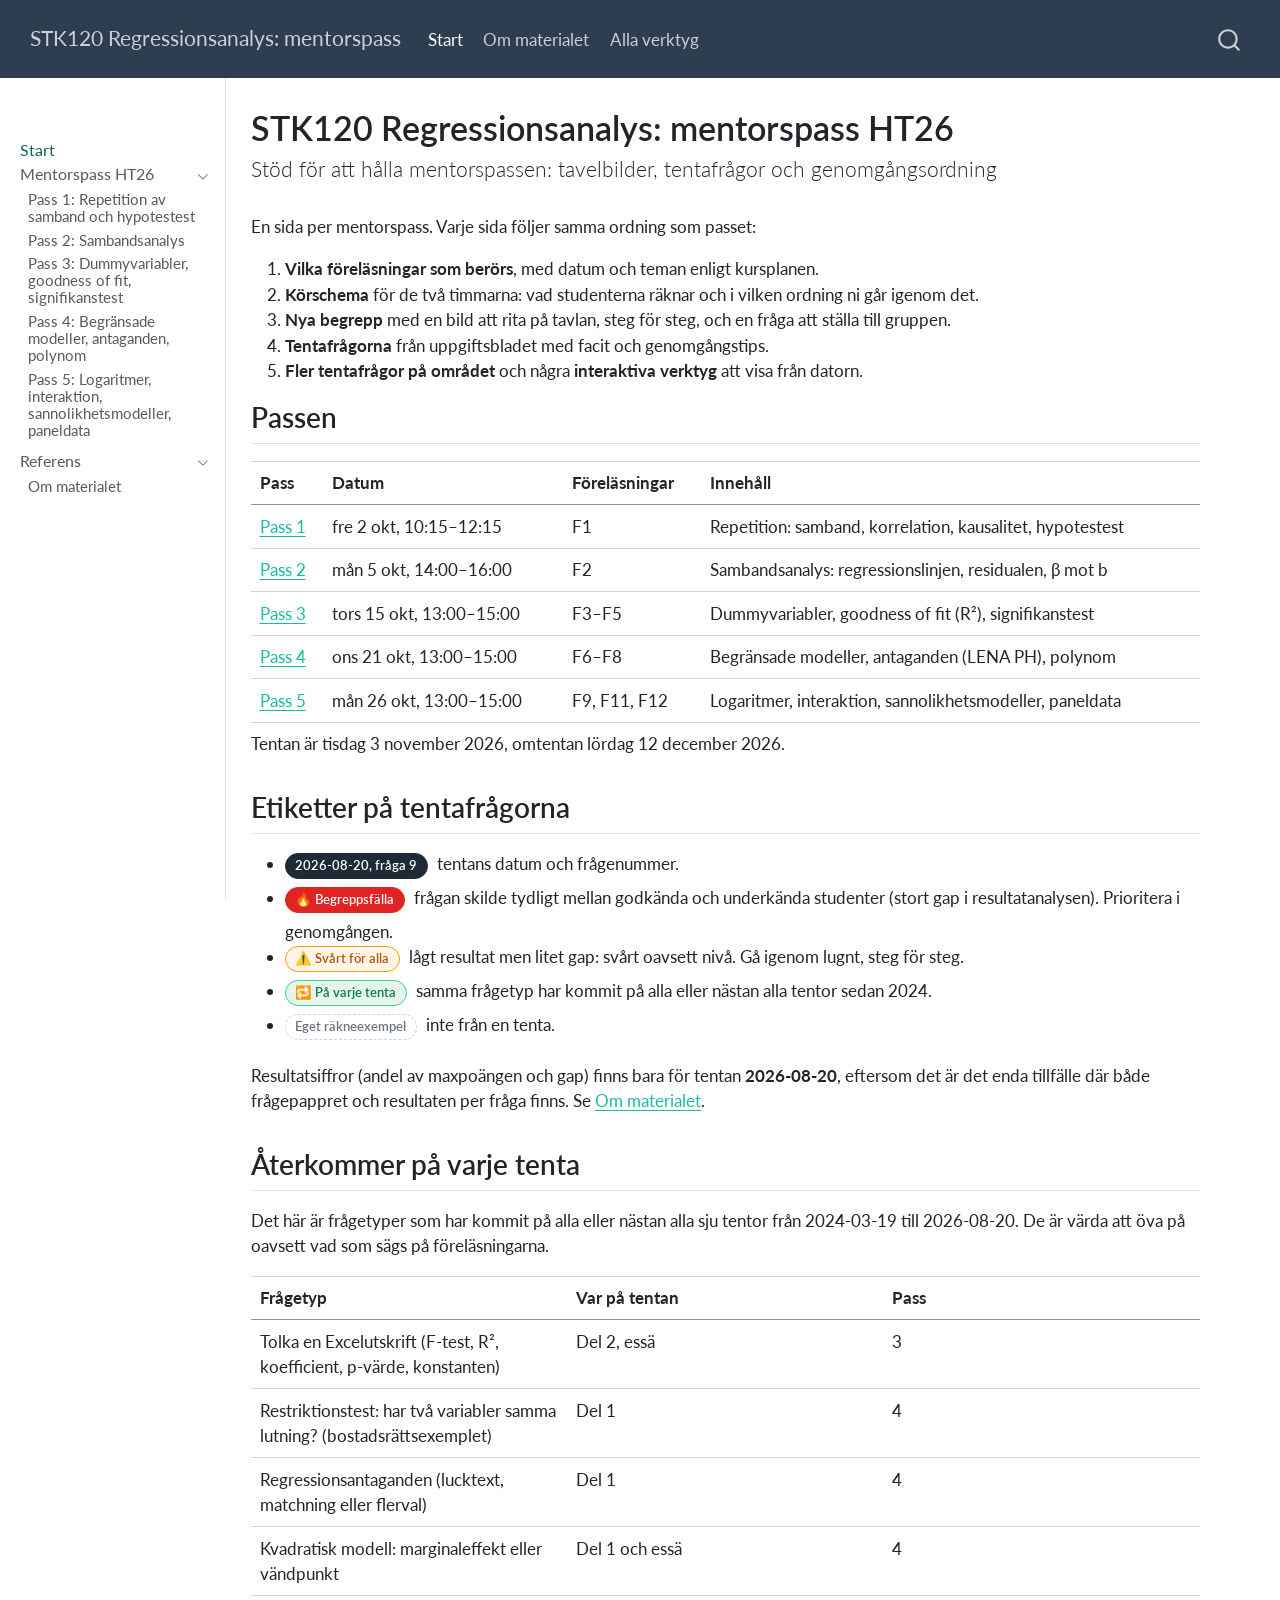
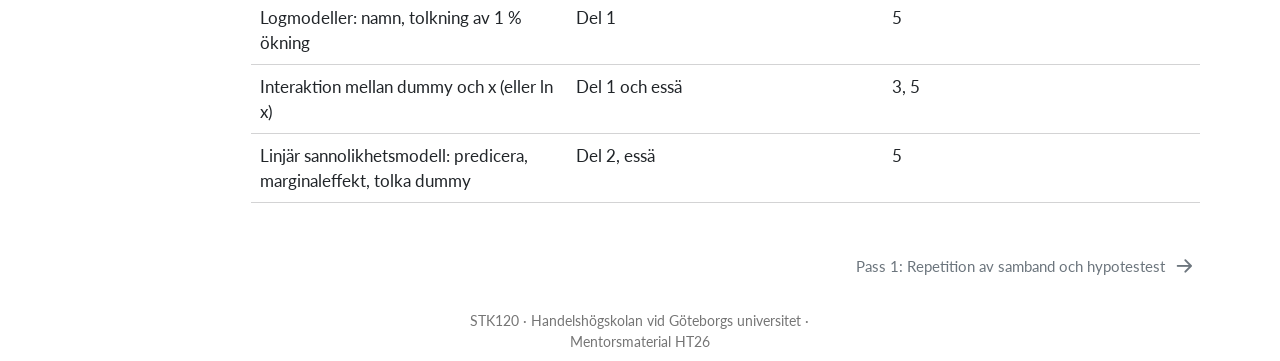
<file: index.html>
<!DOCTYPE html>
<html xmlns="http://www.w3.org/1999/xhtml" lang="sv" xml:lang="sv"><head>

<meta charset="utf-8">
<meta name="generator" content="quarto-1.9.37">

<meta name="viewport" content="width=device-width, initial-scale=1.0, user-scalable=yes">


<title>STK120 Regressionsanalys: mentorspass HT26 – STK120 Regressionsanalys: mentorspass</title>
<style>
/* Default styles provided by pandoc.
** See https://pandoc.org/MANUAL.html#variables-for-html for config info.
*/
code{white-space: pre-wrap;}
span.smallcaps{font-variant: small-caps;}
div.columns{display: flex; gap: min(4vw, 1.5em);}
div.column{flex: auto; overflow-x: auto;}
div.hanging-indent{margin-left: 1.5em; text-indent: -1.5em;}
ul.task-list{list-style: none;}
ul.task-list li input[type="checkbox"] {
  width: 0.8em;
  margin: 0 0.8em 0.2em -1em; /* quarto-specific, see https://github.com/quarto-dev/quarto-cli/issues/4556 */ 
  vertical-align: middle;
}
</style>


<script src="site_libs/quarto-nav/quarto-nav.js"></script>
<script src="site_libs/quarto-nav/headroom.min.js"></script>
<script src="site_libs/clipboard/clipboard.min.js"></script>
<script src="site_libs/quarto-search/autocomplete.umd.js"></script>
<script src="site_libs/quarto-search/fuse.min.js"></script>
<script src="site_libs/quarto-search/quarto-search.js"></script>
<meta name="quarto:offset" content="./">
<link href="./pass1.html" rel="next">
<script src="site_libs/quarto-html/quarto.js" type="module"></script>
<script src="site_libs/quarto-html/tabsets/tabsets.js" type="module"></script>
<script src="site_libs/quarto-html/popper.min.js"></script>
<script src="site_libs/quarto-html/tippy.umd.min.js"></script>
<script src="site_libs/quarto-html/anchor.min.js"></script>
<link href="site_libs/quarto-html/tippy.css" rel="stylesheet">
<link href="site_libs/quarto-html/quarto-syntax-highlighting-7f8f88aac4f3542376d5c11b86a4c14d.css" rel="stylesheet" id="quarto-text-highlighting-styles">
<script src="site_libs/bootstrap/bootstrap.min.js"></script>
<link href="site_libs/bootstrap/bootstrap-icons.css" rel="stylesheet">
<link href="site_libs/bootstrap/bootstrap-a06d91ce84fd25668039cca5222332b2.min.css" rel="stylesheet" append-hash="true" id="quarto-bootstrap" data-mode="light">
<script id="quarto-search-options" type="application/json">{
  "location": "navbar",
  "copy-button": false,
  "collapse-after": 3,
  "panel-placement": "end",
  "type": "overlay",
  "limit": 50,
  "keyboard-shortcut": [
    "f",
    "/",
    "s"
  ],
  "show-item-context": false,
  "language": {
    "search-no-results-text": "Inget resultat",
    "search-matching-documents-text": "matchande dokument",
    "search-copy-link-title": "Kopiera länk för att söka",
    "search-hide-matches-text": "Göm ytterligare resultat",
    "search-more-match-text": "annat resultat i detta dokument",
    "search-more-matches-text": "fler resultat i detta dokument",
    "search-clear-button-title": "Rensa",
    "search-text-placeholder": "",
    "search-detached-cancel-button-title": "Avbryt",
    "search-submit-button-title": "Verkställ",
    "search-label": "Sök"
  }
}</script>


<link rel="stylesheet" href="custom.css">
</head>

<body class="nav-sidebar docked nav-fixed fullcontent quarto-light">

<div id="quarto-search-results"></div>
  <header id="quarto-header" class="headroom fixed-top">
    <nav class="navbar navbar-expand-lg " data-bs-theme="dark">
      <div class="navbar-container container-fluid">
      <div class="navbar-brand-container mx-auto">
    <a class="navbar-brand" href="./index.html">
    <span class="navbar-title">STK120 Regressionsanalys: mentorspass</span>
    </a>
  </div>
            <div id="quarto-search" class="" title="Sök"></div>
          <button class="navbar-toggler" type="button" data-bs-toggle="collapse" data-bs-target="#navbarCollapse" aria-controls="navbarCollapse" role="menu" aria-expanded="false" aria-label="Skifta navigering" onclick="if (window.quartoToggleHeadroom) { window.quartoToggleHeadroom(); }">
  <span class="navbar-toggler-icon"></span>
</button>
          <div class="collapse navbar-collapse" id="navbarCollapse">
            <ul class="navbar-nav navbar-nav-scroll me-auto">
  <li class="nav-item">
    <a class="nav-link active" href="./index.html" aria-current="page"> 
<span class="menu-text">Start</span></a>
  </li>  
  <li class="nav-item">
    <a class="nav-link" href="./om.html"> 
<span class="menu-text">Om materialet</span></a>
  </li>  
  <li class="nav-item">
    <a class="nav-link" href="https://johlobs.github.io/" target="_blank"> 
<span class="menu-text">Alla verktyg</span></a>
  </li>  
</ul>
          </div> <!-- /navcollapse -->
            <div class="quarto-navbar-tools">
</div>
      </div> <!-- /container-fluid -->
    </nav>
  <nav class="quarto-secondary-nav">
    <div class="container-fluid d-flex">
      <button type="button" class="quarto-btn-toggle btn" data-bs-toggle="collapse" role="button" data-bs-target=".quarto-sidebar-collapse-item" aria-controls="quarto-sidebar" aria-expanded="false" aria-label="Skifta sidonavigering" onclick="if (window.quartoToggleHeadroom) { window.quartoToggleHeadroom(); }">
        <i class="bi bi-layout-text-sidebar-reverse"></i>
      </button>
        <nav class="quarto-page-breadcrumbs" aria-label="breadcrumb"><ol class="breadcrumb"><li class="breadcrumb-item"><a href="./index.html">Start</a></li></ol></nav>
        <a class="flex-grow-1" role="navigation" data-bs-toggle="collapse" data-bs-target=".quarto-sidebar-collapse-item" aria-controls="quarto-sidebar" aria-expanded="false" aria-label="Skifta sidonavigering" onclick="if (window.quartoToggleHeadroom) { window.quartoToggleHeadroom(); }">      
        </a>
      <button type="button" class="btn quarto-search-button" aria-label="Sök" onclick="window.quartoOpenSearch();">
        <i class="bi bi-search"></i>
      </button>
    </div>
  </nav>
</header>
<!-- content -->
<div id="quarto-content" class="quarto-container page-columns page-rows-contents page-layout-article page-navbar">
<!-- sidebar -->
  <nav id="quarto-sidebar" class="sidebar collapse collapse-horizontal quarto-sidebar-collapse-item sidebar-navigation docked overflow-auto">
        <div class="mt-2 flex-shrink-0 align-items-center">
        <div class="sidebar-search">
        <div id="quarto-search" class="" title="Sök"></div>
        </div>
        </div>
    <div class="sidebar-menu-container"> 
    <ul class="list-unstyled mt-1">
        <li class="sidebar-item">
  <div class="sidebar-item-container"> 
  <a href="./index.html" class="sidebar-item-text sidebar-link active">
 <span class="menu-text">Start</span></a>
  </div>
</li>
        <li class="sidebar-item sidebar-item-section">
      <div class="sidebar-item-container"> 
            <a class="sidebar-item-text sidebar-link text-start" data-bs-toggle="collapse" data-bs-target="#quarto-sidebar-section-1" role="navigation" aria-expanded="true">
 <span class="menu-text">Mentorspass HT26</span></a>
          <a class="sidebar-item-toggle text-start" data-bs-toggle="collapse" data-bs-target="#quarto-sidebar-section-1" role="navigation" aria-expanded="true" aria-label="Skifta sektion">
            <i class="bi bi-chevron-right ms-2"></i>
          </a> 
      </div>
      <ul id="quarto-sidebar-section-1" class="collapse list-unstyled sidebar-section depth1 show">  
          <li class="sidebar-item">
  <div class="sidebar-item-container"> 
  <a href="./pass1.html" class="sidebar-item-text sidebar-link">
 <span class="menu-text">Pass 1: Repetition av samband och hypotestest</span></a>
  </div>
</li>
          <li class="sidebar-item">
  <div class="sidebar-item-container"> 
  <a href="./pass2.html" class="sidebar-item-text sidebar-link">
 <span class="menu-text">Pass 2: Sambandsanalys</span></a>
  </div>
</li>
          <li class="sidebar-item">
  <div class="sidebar-item-container"> 
  <a href="./pass3.html" class="sidebar-item-text sidebar-link">
 <span class="menu-text">Pass 3: Dummyvariabler, goodness of fit, signifikanstest</span></a>
  </div>
</li>
          <li class="sidebar-item">
  <div class="sidebar-item-container"> 
  <a href="./pass4.html" class="sidebar-item-text sidebar-link">
 <span class="menu-text">Pass 4: Begränsade modeller, antaganden, polynom</span></a>
  </div>
</li>
          <li class="sidebar-item">
  <div class="sidebar-item-container"> 
  <a href="./pass5.html" class="sidebar-item-text sidebar-link">
 <span class="menu-text">Pass 5: Logaritmer, interaktion, sannolikhetsmodeller, paneldata</span></a>
  </div>
</li>
      </ul>
  </li>
        <li class="sidebar-item sidebar-item-section">
      <div class="sidebar-item-container"> 
            <a class="sidebar-item-text sidebar-link text-start" data-bs-toggle="collapse" data-bs-target="#quarto-sidebar-section-2" role="navigation" aria-expanded="true">
 <span class="menu-text">Referens</span></a>
          <a class="sidebar-item-toggle text-start" data-bs-toggle="collapse" data-bs-target="#quarto-sidebar-section-2" role="navigation" aria-expanded="true" aria-label="Skifta sektion">
            <i class="bi bi-chevron-right ms-2"></i>
          </a> 
      </div>
      <ul id="quarto-sidebar-section-2" class="collapse list-unstyled sidebar-section depth1 show">  
          <li class="sidebar-item">
  <div class="sidebar-item-container"> 
  <a href="./om.html" class="sidebar-item-text sidebar-link">
 <span class="menu-text">Om materialet</span></a>
  </div>
</li>
      </ul>
  </li>
    </ul>
    </div>
</nav>
<div id="quarto-sidebar-glass" class="quarto-sidebar-collapse-item" data-bs-toggle="collapse" data-bs-target=".quarto-sidebar-collapse-item"></div>
<!-- margin-sidebar -->
    
<!-- main -->
<main class="content" id="quarto-document-content">

<header id="title-block-header" class="quarto-title-block default">
<div class="quarto-title">
<h1 class="title">STK120 Regressionsanalys: mentorspass HT26</h1>
<p class="subtitle lead">Stöd för att hålla mentorspassen: tavelbilder, tentafrågor och genomgångsordning</p>
</div>



<div class="quarto-title-meta">

    
  
    
  </div>
  


</header>


<p>En sida per mentorspass. Varje sida följer samma ordning som passet:</p>
<ol type="1">
<li><strong>Vilka föreläsningar som berörs</strong>, med datum och teman enligt kursplanen.</li>
<li><strong>Körschema</strong> för de två timmarna: vad studenterna räknar och i vilken ordning ni går igenom det.</li>
<li><strong>Nya begrepp</strong> med en bild att rita på tavlan, steg för steg, och en fråga att ställa till gruppen.</li>
<li><strong>Tentafrågorna</strong> från uppgiftsbladet med facit och genomgångstips.</li>
<li><strong>Fler tentafrågor på området</strong> och några <strong>interaktiva verktyg</strong> att visa från datorn.</li>
</ol>
<section id="passen" class="level2">
<h2 class="anchored" data-anchor-id="passen">Passen</h2>
<table class="caption-top table">
<thead>
<tr class="header">
<th>Pass</th>
<th>Datum</th>
<th>Föreläsningar</th>
<th>Innehåll</th>
</tr>
</thead>
<tbody>
<tr class="odd">
<td><a href="./pass1.html">Pass 1</a></td>
<td>fre 2 okt, 10:15–12:15</td>
<td>F1</td>
<td>Repetition: samband, korrelation, kausalitet, hypotestest</td>
</tr>
<tr class="even">
<td><a href="./pass2.html">Pass 2</a></td>
<td>mån 5 okt, 14:00–16:00</td>
<td>F2</td>
<td>Sambandsanalys: regressionslinjen, residualen, β mot b</td>
</tr>
<tr class="odd">
<td><a href="./pass3.html">Pass 3</a></td>
<td>tors 15 okt, 13:00–15:00</td>
<td>F3–F5</td>
<td>Dummyvariabler, goodness of fit (R²), signifikanstest</td>
</tr>
<tr class="even">
<td><a href="./pass4.html">Pass 4</a></td>
<td>ons 21 okt, 13:00–15:00</td>
<td>F6–F8</td>
<td>Begränsade modeller, antaganden (LENA PH), polynom</td>
</tr>
<tr class="odd">
<td><a href="./pass5.html">Pass 5</a></td>
<td>mån 26 okt, 13:00–15:00</td>
<td>F9, F11, F12</td>
<td>Logaritmer, interaktion, sannolikhetsmodeller, paneldata</td>
</tr>
</tbody>
</table>
<p>Tentan är tisdag 3 november 2026, omtentan lördag 12 december 2026.</p>
</section>
<section id="etiketter-på-tentafrågorna" class="level2">
<h2 class="anchored" data-anchor-id="etiketter-på-tentafrågorna">Etiketter på tentafrågorna</h2>
<ul>
<li><span class="chip datum">2026-08-20, fråga 9</span> tentans datum och frågenummer.</li>
<li><span class="chip disc">🔥 Begreppsfälla</span> frågan skilde tydligt mellan godkända och underkända studenter (stort gap i resultatanalysen). Prioritera i genomgången.</li>
<li><span class="chip svar">⚠️ Svårt för alla</span> lågt resultat men litet gap: svårt oavsett nivå. Gå igenom lugnt, steg för steg.</li>
<li><span class="chip ofta">🔁 På varje tenta</span> samma frågetyp har kommit på alla eller nästan alla tentor sedan 2024.</li>
<li><span class="chip egen">Eget räkneexempel</span> inte från en tenta.</li>
</ul>
<p>Resultatsiffror (andel av maxpoängen och gap) finns bara för tentan <strong>2026-08-20</strong>, eftersom det är det enda tillfälle där både frågepappret och resultaten per fråga finns. Se <a href="./om.html">Om materialet</a>.</p>
</section>
<section id="återkommer-på-varje-tenta" class="level2">
<h2 class="anchored" data-anchor-id="återkommer-på-varje-tenta">Återkommer på varje tenta</h2>
<p>Det här är frågetyper som har kommit på alla eller nästan alla sju tentor från 2024-03-19 till 2026-08-20. De är värda att öva på oavsett vad som sägs på föreläsningarna.</p>
<table class="caption-top table">
<colgroup>
<col style="width: 33%">
<col style="width: 33%">
<col style="width: 33%">
</colgroup>
<thead>
<tr class="header">
<th>Frågetyp</th>
<th>Var på tentan</th>
<th>Pass</th>
</tr>
</thead>
<tbody>
<tr class="odd">
<td>Tolka en Excelutskrift (F-test, R², koefficient, p-värde, konstanten)</td>
<td>Del 2, essä</td>
<td>3</td>
</tr>
<tr class="even">
<td>Restriktionstest: har två variabler samma lutning? (bostadsrättsexemplet)</td>
<td>Del 1</td>
<td>4</td>
</tr>
<tr class="odd">
<td>Regressionsantaganden (lucktext, matchning eller flerval)</td>
<td>Del 1</td>
<td>4</td>
</tr>
<tr class="even">
<td>Kvadratisk modell: marginaleffekt eller vändpunkt</td>
<td>Del 1 och essä</td>
<td>4</td>
</tr>
<tr class="odd">
<td>Logmodeller: namn, tolkning av 1 % ökning</td>
<td>Del 1</td>
<td>5</td>
</tr>
<tr class="even">
<td>Interaktion mellan dummy och x (eller ln x)</td>
<td>Del 1 och essä</td>
<td>3, 5</td>
</tr>
<tr class="odd">
<td>Linjär sannolikhetsmodell: predicera, marginaleffekt, tolka dummy</td>
<td>Del 2, essä</td>
<td>5</td>
</tr>
</tbody>
</table>


</section>

</main> <!-- /main -->
<script id="quarto-html-after-body" type="application/javascript">
  window.document.addEventListener("DOMContentLoaded", function (event) {
    const icon = "";
    const anchorJS = new window.AnchorJS();
    anchorJS.options = {
      placement: 'right',
      icon: icon
    };
    anchorJS.add('.anchored');
    const isCodeAnnotation = (el) => {
      for (const clz of el.classList) {
        if (clz.startsWith('code-annotation-')) {                     
          return true;
        }
      }
      return false;
    }
    const onCopySuccess = function(e) {
      // button target
      const button = e.trigger;
      // don't keep focus
      button.blur();
      // flash "checked"
      button.classList.add('code-copy-button-checked');
      var currentTitle = button.getAttribute("title");
      button.setAttribute("title", "Kopierat!");
      let tooltip;
      if (window.bootstrap) {
        button.setAttribute("data-bs-toggle", "tooltip");
        button.setAttribute("data-bs-placement", "left");
        button.setAttribute("data-bs-title", "Kopierat!");
        tooltip = new bootstrap.Tooltip(button, 
          { trigger: "manual", 
            customClass: "code-copy-button-tooltip",
            offset: [0, -8]});
        tooltip.show();    
      }
      setTimeout(function() {
        if (tooltip) {
          tooltip.hide();
          button.removeAttribute("data-bs-title");
          button.removeAttribute("data-bs-toggle");
          button.removeAttribute("data-bs-placement");
        }
        button.setAttribute("title", currentTitle);
        button.classList.remove('code-copy-button-checked');
      }, 1000);
      // clear code selection
      e.clearSelection();
    }
    const getTextToCopy = function(trigger) {
      const outerScaffold = trigger.parentElement.cloneNode(true);
      const codeEl = outerScaffold.querySelector('code');
      for (const childEl of codeEl.children) {
        if (isCodeAnnotation(childEl)) {
          childEl.remove();
        }
      }
      return codeEl.innerText;
    }
    const clipboard = new window.ClipboardJS('.code-copy-button:not([data-in-quarto-modal])', {
      text: getTextToCopy
    });
    clipboard.on('success', onCopySuccess);
    if (window.document.getElementById('quarto-embedded-source-code-modal')) {
      const clipboardModal = new window.ClipboardJS('.code-copy-button[data-in-quarto-modal]', {
        text: getTextToCopy,
        container: window.document.getElementById('quarto-embedded-source-code-modal')
      });
      clipboardModal.on('success', onCopySuccess);
    }
      var localhostRegex = new RegExp(/^(?:http|https):\/\/localhost\:?[0-9]*\//);
      var mailtoRegex = new RegExp(/^mailto:/);
        var filterRegex = new RegExp('/' + window.location.host + '/');
      var isInternal = (href) => {
          return filterRegex.test(href) || localhostRegex.test(href) || mailtoRegex.test(href);
      }
      // Inspect non-navigation links and adorn them if external
     var links = window.document.querySelectorAll('a[href]:not(.nav-link):not(.navbar-brand):not(.toc-action):not(.sidebar-link):not(.sidebar-item-toggle):not(.pagination-link):not(.no-external):not([aria-hidden]):not(.dropdown-item):not(.quarto-navigation-tool):not(.about-link)');
      for (var i=0; i<links.length; i++) {
        const link = links[i];
        if (!isInternal(link.href)) {
          // undo the damage that might have been done by quarto-nav.js in the case of
          // links that we want to consider external
          if (link.dataset.originalHref !== undefined) {
            link.href = link.dataset.originalHref;
          }
        }
      }
    function tippyHover(el, contentFn, onTriggerFn, onUntriggerFn) {
      const config = {
        allowHTML: true,
        maxWidth: 500,
        delay: 100,
        arrow: false,
        appendTo: function(el) {
            return el.parentElement;
        },
        interactive: true,
        interactiveBorder: 10,
        theme: 'quarto',
        placement: 'bottom-start',
      };
      if (contentFn) {
        config.content = contentFn;
      }
      if (onTriggerFn) {
        config.onTrigger = onTriggerFn;
      }
      if (onUntriggerFn) {
        config.onUntrigger = onUntriggerFn;
      }
      window.tippy(el, config); 
    }
    const noterefs = window.document.querySelectorAll('a[role="doc-noteref"]');
    for (var i=0; i<noterefs.length; i++) {
      const ref = noterefs[i];
      tippyHover(ref, function() {
        // use id or data attribute instead here
        let href = ref.getAttribute('data-footnote-href') || ref.getAttribute('href');
        try { href = new URL(href).hash; } catch {}
        const id = href.replace(/^#\/?/, "");
        const note = window.document.getElementById(id);
        if (note) {
          return note.innerHTML;
        } else {
          return "";
        }
      });
    }
    const xrefs = window.document.querySelectorAll('a.quarto-xref');
    const processXRef = (id, note) => {
      // Strip column container classes
      const stripColumnClz = (el) => {
        el.classList.remove("page-full", "page-columns");
        if (el.children) {
          for (const child of el.children) {
            stripColumnClz(child);
          }
        }
      }
      stripColumnClz(note)
      if (id === null || id.startsWith('sec-')) {
        // Special case sections, only their first couple elements
        const container = document.createElement("div");
        if (note.children && note.children.length > 2) {
          container.appendChild(note.children[0].cloneNode(true));
          for (let i = 1; i < note.children.length; i++) {
            const child = note.children[i];
            if (child.tagName === "P" && child.innerText === "") {
              continue;
            } else {
              container.appendChild(child.cloneNode(true));
              break;
            }
          }
          if (window.Quarto?.typesetMath) {
            window.Quarto.typesetMath(container);
          }
          return container.innerHTML
        } else {
          if (window.Quarto?.typesetMath) {
            window.Quarto.typesetMath(note);
          }
          return note.innerHTML;
        }
      } else {
        // Remove any anchor links if they are present
        const anchorLink = note.querySelector('a.anchorjs-link');
        if (anchorLink) {
          anchorLink.remove();
        }
        if (window.Quarto?.typesetMath) {
          window.Quarto.typesetMath(note);
        }
        if (note.classList.contains("callout")) {
          return note.outerHTML;
        } else {
          return note.innerHTML;
        }
      }
    }
    for (var i=0; i<xrefs.length; i++) {
      const xref = xrefs[i];
      tippyHover(xref, undefined, function(instance) {
        instance.disable();
        let url = xref.getAttribute('href');
        let hash = undefined; 
        if (url.startsWith('#')) {
          hash = url;
        } else {
          try { hash = new URL(url).hash; } catch {}
        }
        if (hash) {
          const id = hash.replace(/^#\/?/, "");
          const note = window.document.getElementById(id);
          if (note !== null) {
            try {
              const html = processXRef(id, note.cloneNode(true));
              instance.setContent(html);
            } finally {
              instance.enable();
              instance.show();
            }
          } else {
            // See if we can fetch this
            fetch(url.split('#')[0])
            .then(res => res.text())
            .then(html => {
              const parser = new DOMParser();
              const htmlDoc = parser.parseFromString(html, "text/html");
              const note = htmlDoc.getElementById(id);
              if (note !== null) {
                const html = processXRef(id, note);
                instance.setContent(html);
              } 
            }).finally(() => {
              instance.enable();
              instance.show();
            });
          }
        } else {
          // See if we can fetch a full url (with no hash to target)
          // This is a special case and we should probably do some content thinning / targeting
          fetch(url)
          .then(res => res.text())
          .then(html => {
            const parser = new DOMParser();
            const htmlDoc = parser.parseFromString(html, "text/html");
            const note = htmlDoc.querySelector('main.content');
            if (note !== null) {
              // This should only happen for chapter cross references
              // (since there is no id in the URL)
              // remove the first header
              if (note.children.length > 0 && note.children[0].tagName === "HEADER") {
                note.children[0].remove();
              }
              const html = processXRef(null, note);
              instance.setContent(html);
            } 
          }).finally(() => {
            instance.enable();
            instance.show();
          });
        }
      }, function(instance) {
      });
    }
        let selectedAnnoteEl;
        const selectorForAnnotation = ( cell, annotation) => {
          let cellAttr = 'data-code-cell="' + cell + '"';
          let lineAttr = 'data-code-annotation="' +  annotation + '"';
          const selector = 'span[' + cellAttr + '][' + lineAttr + ']';
          return selector;
        }
        const selectCodeLines = (annoteEl) => {
          const doc = window.document;
          const targetCell = annoteEl.getAttribute("data-target-cell");
          const targetAnnotation = annoteEl.getAttribute("data-target-annotation");
          const annoteSpan = window.document.querySelector(selectorForAnnotation(targetCell, targetAnnotation));
          const lines = annoteSpan.getAttribute("data-code-lines").split(",");
          const lineIds = lines.map((line) => {
            return targetCell + "-" + line;
          })
          let top = null;
          let height = null;
          let parent = null;
          if (lineIds.length > 0) {
              //compute the position of the single el (top and bottom and make a div)
              const el = window.document.getElementById(lineIds[0]);
              top = el.offsetTop;
              height = el.offsetHeight;
              parent = el.parentElement.parentElement;
            if (lineIds.length > 1) {
              const lastEl = window.document.getElementById(lineIds[lineIds.length - 1]);
              const bottom = lastEl.offsetTop + lastEl.offsetHeight;
              height = bottom - top;
            }
            if (top !== null && height !== null && parent !== null) {
              // cook up a div (if necessary) and position it 
              let div = window.document.getElementById("code-annotation-line-highlight");
              if (div === null) {
                div = window.document.createElement("div");
                div.setAttribute("id", "code-annotation-line-highlight");
                div.style.position = 'absolute';
                parent.appendChild(div);
              }
              div.style.top = top - 2 + "px";
              div.style.height = height + 4 + "px";
              div.style.left = 0;
              let gutterDiv = window.document.getElementById("code-annotation-line-highlight-gutter");
              if (gutterDiv === null) {
                gutterDiv = window.document.createElement("div");
                gutterDiv.setAttribute("id", "code-annotation-line-highlight-gutter");
                gutterDiv.style.position = 'absolute';
                const codeCell = window.document.getElementById(targetCell);
                const gutter = codeCell.querySelector('.code-annotation-gutter');
                gutter.appendChild(gutterDiv);
              }
              gutterDiv.style.top = top - 2 + "px";
              gutterDiv.style.height = height + 4 + "px";
            }
            selectedAnnoteEl = annoteEl;
          }
        };
        const unselectCodeLines = () => {
          const elementsIds = ["code-annotation-line-highlight", "code-annotation-line-highlight-gutter"];
          elementsIds.forEach((elId) => {
            const div = window.document.getElementById(elId);
            if (div) {
              div.remove();
            }
          });
          selectedAnnoteEl = undefined;
        };
          // Handle positioning of the toggle
      window.addEventListener(
        "resize",
        throttle(() => {
          elRect = undefined;
          if (selectedAnnoteEl) {
            selectCodeLines(selectedAnnoteEl);
          }
        }, 10)
      );
      function throttle(fn, ms) {
      let throttle = false;
      let timer;
        return (...args) => {
          if(!throttle) { // first call gets through
              fn.apply(this, args);
              throttle = true;
          } else { // all the others get throttled
              if(timer) clearTimeout(timer); // cancel #2
              timer = setTimeout(() => {
                fn.apply(this, args);
                timer = throttle = false;
              }, ms);
          }
        };
      }
        // Attach click handler to the DT
        const annoteDls = window.document.querySelectorAll('dt[data-target-cell]');
        for (const annoteDlNode of annoteDls) {
          annoteDlNode.addEventListener('click', (event) => {
            const clickedEl = event.target;
            if (clickedEl !== selectedAnnoteEl) {
              unselectCodeLines();
              const activeEl = window.document.querySelector('dt[data-target-cell].code-annotation-active');
              if (activeEl) {
                activeEl.classList.remove('code-annotation-active');
              }
              selectCodeLines(clickedEl);
              clickedEl.classList.add('code-annotation-active');
            } else {
              // Unselect the line
              unselectCodeLines();
              clickedEl.classList.remove('code-annotation-active');
            }
          });
        }
    const findCites = (el) => {
      const parentEl = el.parentElement;
      if (parentEl) {
        const cites = parentEl.dataset.cites;
        if (cites) {
          return {
            el,
            cites: cites.split(' ')
          };
        } else {
          return findCites(el.parentElement)
        }
      } else {
        return undefined;
      }
    };
    var bibliorefs = window.document.querySelectorAll('a[role="doc-biblioref"]');
    for (var i=0; i<bibliorefs.length; i++) {
      const ref = bibliorefs[i];
      const citeInfo = findCites(ref);
      if (citeInfo) {
        tippyHover(citeInfo.el, function() {
          var popup = window.document.createElement('div');
          citeInfo.cites.forEach(function(cite) {
            var citeDiv = window.document.createElement('div');
            citeDiv.classList.add('hanging-indent');
            citeDiv.classList.add('csl-entry');
            var biblioDiv = window.document.getElementById('ref-' + cite);
            if (biblioDiv) {
              citeDiv.innerHTML = biblioDiv.innerHTML;
            }
            popup.appendChild(citeDiv);
          });
          return popup.innerHTML;
        });
      }
    }
  });
  </script>
<nav class="page-navigation">
  <div class="nav-page nav-page-previous">
  </div>
  <div class="nav-page nav-page-next">
      <a href="./pass1.html" class="pagination-link" aria-label="Pass 1: Repetition av samband och hypotestest">
        <span class="nav-page-text">Pass 1: Repetition av samband och hypotestest</span> <i class="bi bi-arrow-right-short"></i>
      </a>
  </div>
</nav>
</div> <!-- /content -->
<footer class="footer">
  <div class="nav-footer">
    <div class="nav-footer-left">
      &nbsp;
    </div>   
    <div class="nav-footer-center">
<p>STK120 · Handelshögskolan vid Göteborgs universitet · Mentorsmaterial HT26</p>
</div>
    <div class="nav-footer-right">
      &nbsp;
    </div>
  </div>
</footer>




</body></html>
</file>
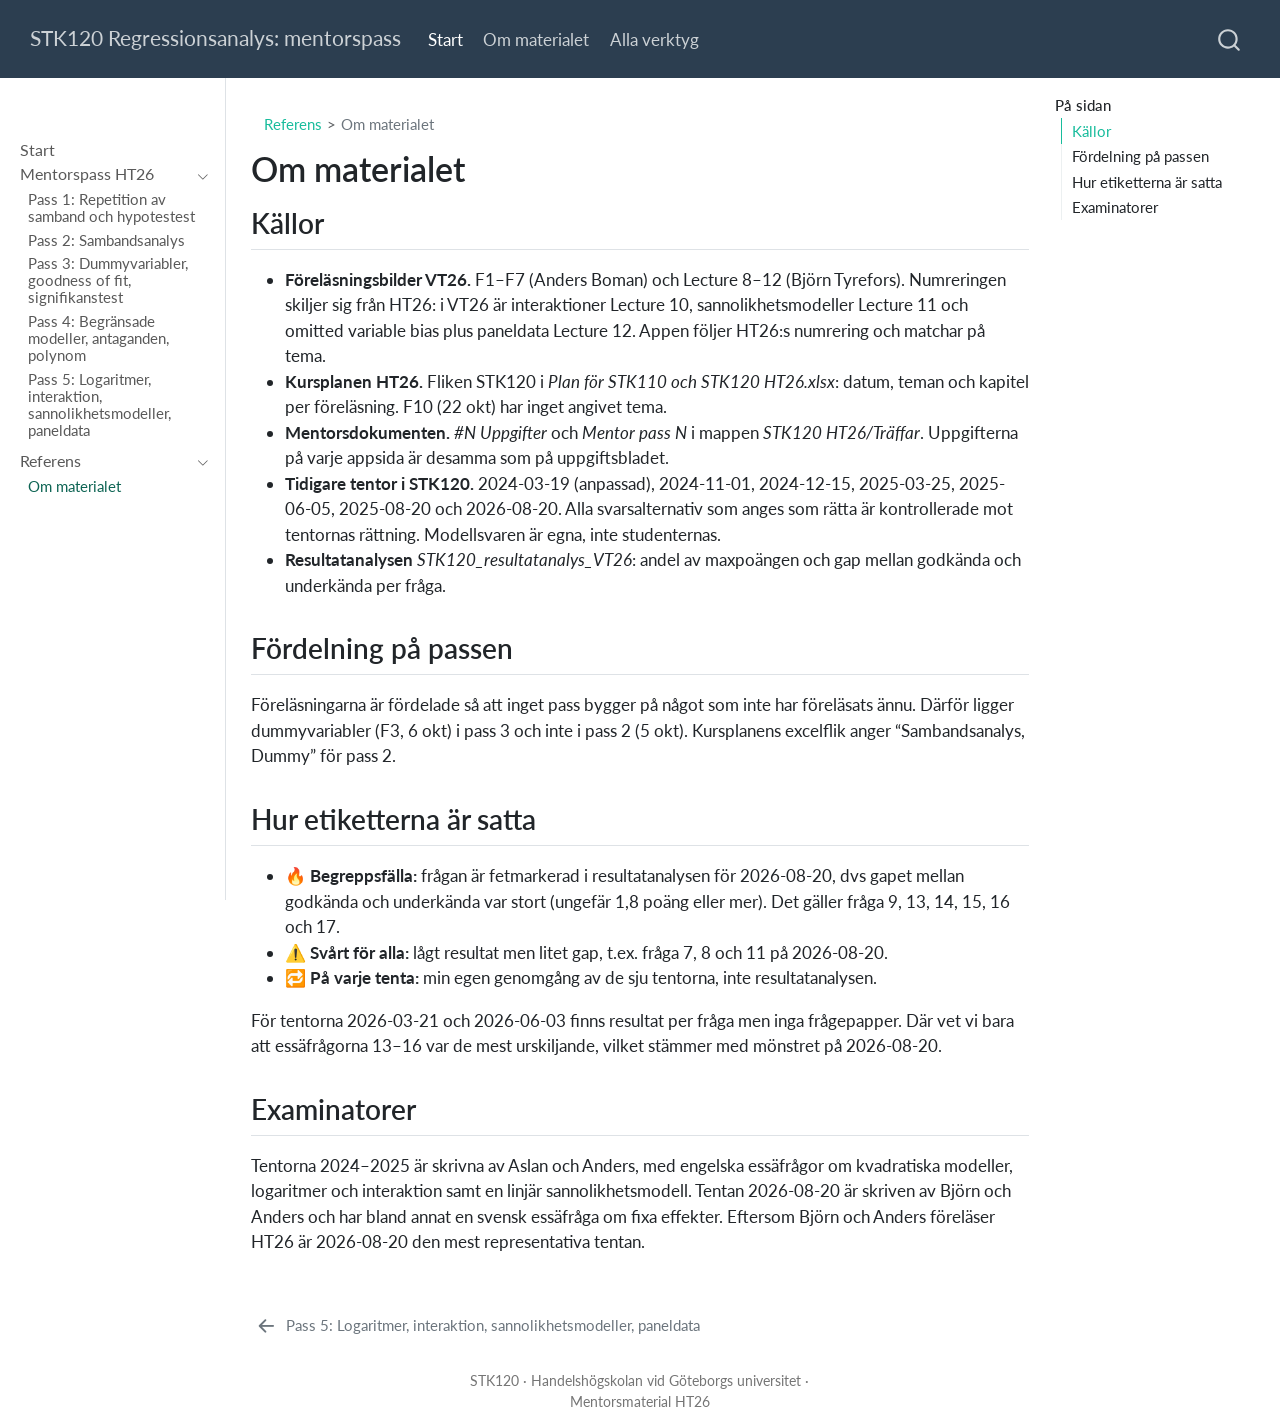
<file: om.html>
<!DOCTYPE html>
<html xmlns="http://www.w3.org/1999/xhtml" lang="sv" xml:lang="sv"><head>

<meta charset="utf-8">
<meta name="generator" content="quarto-1.9.37">

<meta name="viewport" content="width=device-width, initial-scale=1.0, user-scalable=yes">


<title>Om materialet – STK120 Regressionsanalys: mentorspass</title>
<style>
/* Default styles provided by pandoc.
** See https://pandoc.org/MANUAL.html#variables-for-html for config info.
*/
code{white-space: pre-wrap;}
span.smallcaps{font-variant: small-caps;}
div.columns{display: flex; gap: min(4vw, 1.5em);}
div.column{flex: auto; overflow-x: auto;}
div.hanging-indent{margin-left: 1.5em; text-indent: -1.5em;}
ul.task-list{list-style: none;}
ul.task-list li input[type="checkbox"] {
  width: 0.8em;
  margin: 0 0.8em 0.2em -1em; /* quarto-specific, see https://github.com/quarto-dev/quarto-cli/issues/4556 */ 
  vertical-align: middle;
}
</style>


<script src="site_libs/quarto-nav/quarto-nav.js"></script>
<script src="site_libs/quarto-nav/headroom.min.js"></script>
<script src="site_libs/clipboard/clipboard.min.js"></script>
<script src="site_libs/quarto-search/autocomplete.umd.js"></script>
<script src="site_libs/quarto-search/fuse.min.js"></script>
<script src="site_libs/quarto-search/quarto-search.js"></script>
<meta name="quarto:offset" content="./">
<link href="./pass5.html" rel="prev">
<script src="site_libs/quarto-html/quarto.js" type="module"></script>
<script src="site_libs/quarto-html/tabsets/tabsets.js" type="module"></script>
<script src="site_libs/quarto-html/popper.min.js"></script>
<script src="site_libs/quarto-html/tippy.umd.min.js"></script>
<script src="site_libs/quarto-html/anchor.min.js"></script>
<link href="site_libs/quarto-html/tippy.css" rel="stylesheet">
<link href="site_libs/quarto-html/quarto-syntax-highlighting-7f8f88aac4f3542376d5c11b86a4c14d.css" rel="stylesheet" id="quarto-text-highlighting-styles">
<script src="site_libs/bootstrap/bootstrap.min.js"></script>
<link href="site_libs/bootstrap/bootstrap-icons.css" rel="stylesheet">
<link href="site_libs/bootstrap/bootstrap-a06d91ce84fd25668039cca5222332b2.min.css" rel="stylesheet" append-hash="true" id="quarto-bootstrap" data-mode="light">
<script id="quarto-search-options" type="application/json">{
  "location": "navbar",
  "copy-button": false,
  "collapse-after": 3,
  "panel-placement": "end",
  "type": "overlay",
  "limit": 50,
  "keyboard-shortcut": [
    "f",
    "/",
    "s"
  ],
  "show-item-context": false,
  "language": {
    "search-no-results-text": "Inget resultat",
    "search-matching-documents-text": "matchande dokument",
    "search-copy-link-title": "Kopiera länk för att söka",
    "search-hide-matches-text": "Göm ytterligare resultat",
    "search-more-match-text": "annat resultat i detta dokument",
    "search-more-matches-text": "fler resultat i detta dokument",
    "search-clear-button-title": "Rensa",
    "search-text-placeholder": "",
    "search-detached-cancel-button-title": "Avbryt",
    "search-submit-button-title": "Verkställ",
    "search-label": "Sök"
  }
}</script>


<link rel="stylesheet" href="custom.css">
</head>

<body class="nav-sidebar docked nav-fixed quarto-light">

<div id="quarto-search-results"></div>
  <header id="quarto-header" class="headroom fixed-top">
    <nav class="navbar navbar-expand-lg " data-bs-theme="dark">
      <div class="navbar-container container-fluid">
      <div class="navbar-brand-container mx-auto">
    <a class="navbar-brand" href="./index.html">
    <span class="navbar-title">STK120 Regressionsanalys: mentorspass</span>
    </a>
  </div>
            <div id="quarto-search" class="" title="Sök"></div>
          <button class="navbar-toggler" type="button" data-bs-toggle="collapse" data-bs-target="#navbarCollapse" aria-controls="navbarCollapse" role="menu" aria-expanded="false" aria-label="Skifta navigering" onclick="if (window.quartoToggleHeadroom) { window.quartoToggleHeadroom(); }">
  <span class="navbar-toggler-icon"></span>
</button>
          <div class="collapse navbar-collapse" id="navbarCollapse">
            <ul class="navbar-nav navbar-nav-scroll me-auto">
  <li class="nav-item">
    <a class="nav-link active" href="./index.html" aria-current="page"> 
<span class="menu-text">Start</span></a>
  </li>  
  <li class="nav-item">
    <a class="nav-link" href="./om.html"> 
<span class="menu-text">Om materialet</span></a>
  </li>  
  <li class="nav-item">
    <a class="nav-link" href="https://johlobs.github.io/" target="_blank"> 
<span class="menu-text">Alla verktyg</span></a>
  </li>  
</ul>
          </div> <!-- /navcollapse -->
            <div class="quarto-navbar-tools">
</div>
      </div> <!-- /container-fluid -->
    </nav>
  <nav class="quarto-secondary-nav">
    <div class="container-fluid d-flex">
      <button type="button" class="quarto-btn-toggle btn" data-bs-toggle="collapse" role="button" data-bs-target=".quarto-sidebar-collapse-item" aria-controls="quarto-sidebar" aria-expanded="false" aria-label="Skifta sidonavigering" onclick="if (window.quartoToggleHeadroom) { window.quartoToggleHeadroom(); }">
        <i class="bi bi-layout-text-sidebar-reverse"></i>
      </button>
        <nav class="quarto-page-breadcrumbs" aria-label="breadcrumb"><ol class="breadcrumb"><li class="breadcrumb-item"><a href="./om.html">Referens</a></li><li class="breadcrumb-item"><a href="./om.html">Om materialet</a></li></ol></nav>
        <a class="flex-grow-1" role="navigation" data-bs-toggle="collapse" data-bs-target=".quarto-sidebar-collapse-item" aria-controls="quarto-sidebar" aria-expanded="false" aria-label="Skifta sidonavigering" onclick="if (window.quartoToggleHeadroom) { window.quartoToggleHeadroom(); }">      
        </a>
      <button type="button" class="btn quarto-search-button" aria-label="Sök" onclick="window.quartoOpenSearch();">
        <i class="bi bi-search"></i>
      </button>
    </div>
  </nav>
</header>
<!-- content -->
<div id="quarto-content" class="quarto-container page-columns page-rows-contents page-layout-article page-navbar">
<!-- sidebar -->
  <nav id="quarto-sidebar" class="sidebar collapse collapse-horizontal quarto-sidebar-collapse-item sidebar-navigation docked overflow-auto">
        <div class="mt-2 flex-shrink-0 align-items-center">
        <div class="sidebar-search">
        <div id="quarto-search" class="" title="Sök"></div>
        </div>
        </div>
    <div class="sidebar-menu-container"> 
    <ul class="list-unstyled mt-1">
        <li class="sidebar-item">
  <div class="sidebar-item-container"> 
  <a href="./index.html" class="sidebar-item-text sidebar-link">
 <span class="menu-text">Start</span></a>
  </div>
</li>
        <li class="sidebar-item sidebar-item-section">
      <div class="sidebar-item-container"> 
            <a class="sidebar-item-text sidebar-link text-start" data-bs-toggle="collapse" data-bs-target="#quarto-sidebar-section-1" role="navigation" aria-expanded="true">
 <span class="menu-text">Mentorspass HT26</span></a>
          <a class="sidebar-item-toggle text-start" data-bs-toggle="collapse" data-bs-target="#quarto-sidebar-section-1" role="navigation" aria-expanded="true" aria-label="Skifta sektion">
            <i class="bi bi-chevron-right ms-2"></i>
          </a> 
      </div>
      <ul id="quarto-sidebar-section-1" class="collapse list-unstyled sidebar-section depth1 show">  
          <li class="sidebar-item">
  <div class="sidebar-item-container"> 
  <a href="./pass1.html" class="sidebar-item-text sidebar-link">
 <span class="menu-text">Pass 1: Repetition av samband och hypotestest</span></a>
  </div>
</li>
          <li class="sidebar-item">
  <div class="sidebar-item-container"> 
  <a href="./pass2.html" class="sidebar-item-text sidebar-link">
 <span class="menu-text">Pass 2: Sambandsanalys</span></a>
  </div>
</li>
          <li class="sidebar-item">
  <div class="sidebar-item-container"> 
  <a href="./pass3.html" class="sidebar-item-text sidebar-link">
 <span class="menu-text">Pass 3: Dummyvariabler, goodness of fit, signifikanstest</span></a>
  </div>
</li>
          <li class="sidebar-item">
  <div class="sidebar-item-container"> 
  <a href="./pass4.html" class="sidebar-item-text sidebar-link">
 <span class="menu-text">Pass 4: Begränsade modeller, antaganden, polynom</span></a>
  </div>
</li>
          <li class="sidebar-item">
  <div class="sidebar-item-container"> 
  <a href="./pass5.html" class="sidebar-item-text sidebar-link">
 <span class="menu-text">Pass 5: Logaritmer, interaktion, sannolikhetsmodeller, paneldata</span></a>
  </div>
</li>
      </ul>
  </li>
        <li class="sidebar-item sidebar-item-section">
      <div class="sidebar-item-container"> 
            <a class="sidebar-item-text sidebar-link text-start" data-bs-toggle="collapse" data-bs-target="#quarto-sidebar-section-2" role="navigation" aria-expanded="true">
 <span class="menu-text">Referens</span></a>
          <a class="sidebar-item-toggle text-start" data-bs-toggle="collapse" data-bs-target="#quarto-sidebar-section-2" role="navigation" aria-expanded="true" aria-label="Skifta sektion">
            <i class="bi bi-chevron-right ms-2"></i>
          </a> 
      </div>
      <ul id="quarto-sidebar-section-2" class="collapse list-unstyled sidebar-section depth1 show">  
          <li class="sidebar-item">
  <div class="sidebar-item-container"> 
  <a href="./om.html" class="sidebar-item-text sidebar-link active">
 <span class="menu-text">Om materialet</span></a>
  </div>
</li>
      </ul>
  </li>
    </ul>
    </div>
</nav>
<div id="quarto-sidebar-glass" class="quarto-sidebar-collapse-item" data-bs-toggle="collapse" data-bs-target=".quarto-sidebar-collapse-item"></div>
<!-- margin-sidebar -->
    <div id="quarto-margin-sidebar" class="sidebar margin-sidebar">
        <nav id="TOC" role="doc-toc" class="toc-active">
    <h2 id="toc-title">På sidan</h2>
   
  <ul class="collapse">
  <li><a href="#källor" id="toc-källor" class="nav-link active" data-scroll-target="#källor">Källor</a></li>
  <li><a href="#fördelning-på-passen" id="toc-fördelning-på-passen" class="nav-link" data-scroll-target="#fördelning-på-passen">Fördelning på passen</a></li>
  <li><a href="#hur-etiketterna-är-satta" id="toc-hur-etiketterna-är-satta" class="nav-link" data-scroll-target="#hur-etiketterna-är-satta">Hur etiketterna är satta</a></li>
  <li><a href="#examinatorer" id="toc-examinatorer" class="nav-link" data-scroll-target="#examinatorer">Examinatorer</a></li>
  </ul>
</nav>
    </div>
<!-- main -->
<main class="content" id="quarto-document-content">

<header id="title-block-header" class="quarto-title-block default"><nav class="quarto-page-breadcrumbs quarto-title-breadcrumbs d-none d-lg-block" aria-label="breadcrumb"><ol class="breadcrumb"><li class="breadcrumb-item"><a href="./om.html">Referens</a></li><li class="breadcrumb-item"><a href="./om.html">Om materialet</a></li></ol></nav>
<div class="quarto-title">
<h1 class="title">Om materialet</h1>
</div>



<div class="quarto-title-meta">

    
  
    
  </div>
  


</header>


<section id="källor" class="level2">
<h2 class="anchored" data-anchor-id="källor">Källor</h2>
<ul>
<li><strong>Föreläsningsbilder VT26.</strong> F1–F7 (Anders Boman) och Lecture 8–12 (Björn Tyrefors). Numreringen skiljer sig från HT26: i VT26 är interaktioner Lecture 10, sannolikhetsmodeller Lecture 11 och omitted variable bias plus paneldata Lecture 12. Appen följer HT26:s numrering och matchar på tema.</li>
<li><strong>Kursplanen HT26.</strong> Fliken STK120 i <em>Plan för STK110 och STK120 HT26.xlsx</em>: datum, teman och kapitel per föreläsning. F10 (22 okt) har inget angivet tema.</li>
<li><strong>Mentorsdokumenten.</strong> <em>#N Uppgifter</em> och <em>Mentor pass N</em> i mappen <em>STK120 HT26/Träffar</em>. Uppgifterna på varje appsida är desamma som på uppgiftsbladet.</li>
<li><strong>Tidigare tentor i STK120.</strong> 2024-03-19 (anpassad), 2024-11-01, 2024-12-15, 2025-03-25, 2025-06-05, 2025-08-20 och 2026-08-20. Alla svarsalternativ som anges som rätta är kontrollerade mot tentornas rättning. Modellsvaren är egna, inte studenternas.</li>
<li><strong>Resultatanalysen</strong> <em>STK120_resultatanalys_VT26</em>: andel av maxpoängen och gap mellan godkända och underkända per fråga.</li>
</ul>
</section>
<section id="fördelning-på-passen" class="level2">
<h2 class="anchored" data-anchor-id="fördelning-på-passen">Fördelning på passen</h2>
<p>Föreläsningarna är fördelade så att inget pass bygger på något som inte har föreläsats ännu. Därför ligger dummyvariabler (F3, 6 okt) i pass 3 och inte i pass 2 (5 okt). Kursplanens excelflik anger “Sambandsanalys, Dummy” för pass 2.</p>
</section>
<section id="hur-etiketterna-är-satta" class="level2">
<h2 class="anchored" data-anchor-id="hur-etiketterna-är-satta">Hur etiketterna är satta</h2>
<ul>
<li><strong>🔥 Begreppsfälla:</strong> frågan är fetmarkerad i resultatanalysen för 2026-08-20, dvs gapet mellan godkända och underkända var stort (ungefär 1,8 poäng eller mer). Det gäller fråga 9, 13, 14, 15, 16 och 17.</li>
<li><strong>⚠️ Svårt för alla:</strong> lågt resultat men litet gap, t.ex. fråga 7, 8 och 11 på 2026-08-20.</li>
<li><strong>🔁 På varje tenta:</strong> min egen genomgång av de sju tentorna, inte resultatanalysen.</li>
</ul>
<p>För tentorna 2026-03-21 och 2026-06-03 finns resultat per fråga men inga frågepapper. Där vet vi bara att essäfrågorna 13–16 var de mest urskiljande, vilket stämmer med mönstret på 2026-08-20.</p>
</section>
<section id="examinatorer" class="level2">
<h2 class="anchored" data-anchor-id="examinatorer">Examinatorer</h2>
<p>Tentorna 2024–2025 är skrivna av Aslan och Anders, med engelska essäfrågor om kvadratiska modeller, logaritmer och interaktion samt en linjär sannolikhetsmodell. Tentan 2026-08-20 är skriven av Björn och Anders och har bland annat en svensk essäfråga om fixa effekter. Eftersom Björn och Anders föreläser HT26 är 2026-08-20 den mest representativa tentan.</p>


</section>

</main> <!-- /main -->
<script id="quarto-html-after-body" type="application/javascript">
  window.document.addEventListener("DOMContentLoaded", function (event) {
    const icon = "";
    const anchorJS = new window.AnchorJS();
    anchorJS.options = {
      placement: 'right',
      icon: icon
    };
    anchorJS.add('.anchored');
    const isCodeAnnotation = (el) => {
      for (const clz of el.classList) {
        if (clz.startsWith('code-annotation-')) {                     
          return true;
        }
      }
      return false;
    }
    const onCopySuccess = function(e) {
      // button target
      const button = e.trigger;
      // don't keep focus
      button.blur();
      // flash "checked"
      button.classList.add('code-copy-button-checked');
      var currentTitle = button.getAttribute("title");
      button.setAttribute("title", "Kopierat!");
      let tooltip;
      if (window.bootstrap) {
        button.setAttribute("data-bs-toggle", "tooltip");
        button.setAttribute("data-bs-placement", "left");
        button.setAttribute("data-bs-title", "Kopierat!");
        tooltip = new bootstrap.Tooltip(button, 
          { trigger: "manual", 
            customClass: "code-copy-button-tooltip",
            offset: [0, -8]});
        tooltip.show();    
      }
      setTimeout(function() {
        if (tooltip) {
          tooltip.hide();
          button.removeAttribute("data-bs-title");
          button.removeAttribute("data-bs-toggle");
          button.removeAttribute("data-bs-placement");
        }
        button.setAttribute("title", currentTitle);
        button.classList.remove('code-copy-button-checked');
      }, 1000);
      // clear code selection
      e.clearSelection();
    }
    const getTextToCopy = function(trigger) {
      const outerScaffold = trigger.parentElement.cloneNode(true);
      const codeEl = outerScaffold.querySelector('code');
      for (const childEl of codeEl.children) {
        if (isCodeAnnotation(childEl)) {
          childEl.remove();
        }
      }
      return codeEl.innerText;
    }
    const clipboard = new window.ClipboardJS('.code-copy-button:not([data-in-quarto-modal])', {
      text: getTextToCopy
    });
    clipboard.on('success', onCopySuccess);
    if (window.document.getElementById('quarto-embedded-source-code-modal')) {
      const clipboardModal = new window.ClipboardJS('.code-copy-button[data-in-quarto-modal]', {
        text: getTextToCopy,
        container: window.document.getElementById('quarto-embedded-source-code-modal')
      });
      clipboardModal.on('success', onCopySuccess);
    }
      var localhostRegex = new RegExp(/^(?:http|https):\/\/localhost\:?[0-9]*\//);
      var mailtoRegex = new RegExp(/^mailto:/);
        var filterRegex = new RegExp('/' + window.location.host + '/');
      var isInternal = (href) => {
          return filterRegex.test(href) || localhostRegex.test(href) || mailtoRegex.test(href);
      }
      // Inspect non-navigation links and adorn them if external
     var links = window.document.querySelectorAll('a[href]:not(.nav-link):not(.navbar-brand):not(.toc-action):not(.sidebar-link):not(.sidebar-item-toggle):not(.pagination-link):not(.no-external):not([aria-hidden]):not(.dropdown-item):not(.quarto-navigation-tool):not(.about-link)');
      for (var i=0; i<links.length; i++) {
        const link = links[i];
        if (!isInternal(link.href)) {
          // undo the damage that might have been done by quarto-nav.js in the case of
          // links that we want to consider external
          if (link.dataset.originalHref !== undefined) {
            link.href = link.dataset.originalHref;
          }
        }
      }
    function tippyHover(el, contentFn, onTriggerFn, onUntriggerFn) {
      const config = {
        allowHTML: true,
        maxWidth: 500,
        delay: 100,
        arrow: false,
        appendTo: function(el) {
            return el.parentElement;
        },
        interactive: true,
        interactiveBorder: 10,
        theme: 'quarto',
        placement: 'bottom-start',
      };
      if (contentFn) {
        config.content = contentFn;
      }
      if (onTriggerFn) {
        config.onTrigger = onTriggerFn;
      }
      if (onUntriggerFn) {
        config.onUntrigger = onUntriggerFn;
      }
      window.tippy(el, config); 
    }
    const noterefs = window.document.querySelectorAll('a[role="doc-noteref"]');
    for (var i=0; i<noterefs.length; i++) {
      const ref = noterefs[i];
      tippyHover(ref, function() {
        // use id or data attribute instead here
        let href = ref.getAttribute('data-footnote-href') || ref.getAttribute('href');
        try { href = new URL(href).hash; } catch {}
        const id = href.replace(/^#\/?/, "");
        const note = window.document.getElementById(id);
        if (note) {
          return note.innerHTML;
        } else {
          return "";
        }
      });
    }
    const xrefs = window.document.querySelectorAll('a.quarto-xref');
    const processXRef = (id, note) => {
      // Strip column container classes
      const stripColumnClz = (el) => {
        el.classList.remove("page-full", "page-columns");
        if (el.children) {
          for (const child of el.children) {
            stripColumnClz(child);
          }
        }
      }
      stripColumnClz(note)
      if (id === null || id.startsWith('sec-')) {
        // Special case sections, only their first couple elements
        const container = document.createElement("div");
        if (note.children && note.children.length > 2) {
          container.appendChild(note.children[0].cloneNode(true));
          for (let i = 1; i < note.children.length; i++) {
            const child = note.children[i];
            if (child.tagName === "P" && child.innerText === "") {
              continue;
            } else {
              container.appendChild(child.cloneNode(true));
              break;
            }
          }
          if (window.Quarto?.typesetMath) {
            window.Quarto.typesetMath(container);
          }
          return container.innerHTML
        } else {
          if (window.Quarto?.typesetMath) {
            window.Quarto.typesetMath(note);
          }
          return note.innerHTML;
        }
      } else {
        // Remove any anchor links if they are present
        const anchorLink = note.querySelector('a.anchorjs-link');
        if (anchorLink) {
          anchorLink.remove();
        }
        if (window.Quarto?.typesetMath) {
          window.Quarto.typesetMath(note);
        }
        if (note.classList.contains("callout")) {
          return note.outerHTML;
        } else {
          return note.innerHTML;
        }
      }
    }
    for (var i=0; i<xrefs.length; i++) {
      const xref = xrefs[i];
      tippyHover(xref, undefined, function(instance) {
        instance.disable();
        let url = xref.getAttribute('href');
        let hash = undefined; 
        if (url.startsWith('#')) {
          hash = url;
        } else {
          try { hash = new URL(url).hash; } catch {}
        }
        if (hash) {
          const id = hash.replace(/^#\/?/, "");
          const note = window.document.getElementById(id);
          if (note !== null) {
            try {
              const html = processXRef(id, note.cloneNode(true));
              instance.setContent(html);
            } finally {
              instance.enable();
              instance.show();
            }
          } else {
            // See if we can fetch this
            fetch(url.split('#')[0])
            .then(res => res.text())
            .then(html => {
              const parser = new DOMParser();
              const htmlDoc = parser.parseFromString(html, "text/html");
              const note = htmlDoc.getElementById(id);
              if (note !== null) {
                const html = processXRef(id, note);
                instance.setContent(html);
              } 
            }).finally(() => {
              instance.enable();
              instance.show();
            });
          }
        } else {
          // See if we can fetch a full url (with no hash to target)
          // This is a special case and we should probably do some content thinning / targeting
          fetch(url)
          .then(res => res.text())
          .then(html => {
            const parser = new DOMParser();
            const htmlDoc = parser.parseFromString(html, "text/html");
            const note = htmlDoc.querySelector('main.content');
            if (note !== null) {
              // This should only happen for chapter cross references
              // (since there is no id in the URL)
              // remove the first header
              if (note.children.length > 0 && note.children[0].tagName === "HEADER") {
                note.children[0].remove();
              }
              const html = processXRef(null, note);
              instance.setContent(html);
            } 
          }).finally(() => {
            instance.enable();
            instance.show();
          });
        }
      }, function(instance) {
      });
    }
        let selectedAnnoteEl;
        const selectorForAnnotation = ( cell, annotation) => {
          let cellAttr = 'data-code-cell="' + cell + '"';
          let lineAttr = 'data-code-annotation="' +  annotation + '"';
          const selector = 'span[' + cellAttr + '][' + lineAttr + ']';
          return selector;
        }
        const selectCodeLines = (annoteEl) => {
          const doc = window.document;
          const targetCell = annoteEl.getAttribute("data-target-cell");
          const targetAnnotation = annoteEl.getAttribute("data-target-annotation");
          const annoteSpan = window.document.querySelector(selectorForAnnotation(targetCell, targetAnnotation));
          const lines = annoteSpan.getAttribute("data-code-lines").split(",");
          const lineIds = lines.map((line) => {
            return targetCell + "-" + line;
          })
          let top = null;
          let height = null;
          let parent = null;
          if (lineIds.length > 0) {
              //compute the position of the single el (top and bottom and make a div)
              const el = window.document.getElementById(lineIds[0]);
              top = el.offsetTop;
              height = el.offsetHeight;
              parent = el.parentElement.parentElement;
            if (lineIds.length > 1) {
              const lastEl = window.document.getElementById(lineIds[lineIds.length - 1]);
              const bottom = lastEl.offsetTop + lastEl.offsetHeight;
              height = bottom - top;
            }
            if (top !== null && height !== null && parent !== null) {
              // cook up a div (if necessary) and position it 
              let div = window.document.getElementById("code-annotation-line-highlight");
              if (div === null) {
                div = window.document.createElement("div");
                div.setAttribute("id", "code-annotation-line-highlight");
                div.style.position = 'absolute';
                parent.appendChild(div);
              }
              div.style.top = top - 2 + "px";
              div.style.height = height + 4 + "px";
              div.style.left = 0;
              let gutterDiv = window.document.getElementById("code-annotation-line-highlight-gutter");
              if (gutterDiv === null) {
                gutterDiv = window.document.createElement("div");
                gutterDiv.setAttribute("id", "code-annotation-line-highlight-gutter");
                gutterDiv.style.position = 'absolute';
                const codeCell = window.document.getElementById(targetCell);
                const gutter = codeCell.querySelector('.code-annotation-gutter');
                gutter.appendChild(gutterDiv);
              }
              gutterDiv.style.top = top - 2 + "px";
              gutterDiv.style.height = height + 4 + "px";
            }
            selectedAnnoteEl = annoteEl;
          }
        };
        const unselectCodeLines = () => {
          const elementsIds = ["code-annotation-line-highlight", "code-annotation-line-highlight-gutter"];
          elementsIds.forEach((elId) => {
            const div = window.document.getElementById(elId);
            if (div) {
              div.remove();
            }
          });
          selectedAnnoteEl = undefined;
        };
          // Handle positioning of the toggle
      window.addEventListener(
        "resize",
        throttle(() => {
          elRect = undefined;
          if (selectedAnnoteEl) {
            selectCodeLines(selectedAnnoteEl);
          }
        }, 10)
      );
      function throttle(fn, ms) {
      let throttle = false;
      let timer;
        return (...args) => {
          if(!throttle) { // first call gets through
              fn.apply(this, args);
              throttle = true;
          } else { // all the others get throttled
              if(timer) clearTimeout(timer); // cancel #2
              timer = setTimeout(() => {
                fn.apply(this, args);
                timer = throttle = false;
              }, ms);
          }
        };
      }
        // Attach click handler to the DT
        const annoteDls = window.document.querySelectorAll('dt[data-target-cell]');
        for (const annoteDlNode of annoteDls) {
          annoteDlNode.addEventListener('click', (event) => {
            const clickedEl = event.target;
            if (clickedEl !== selectedAnnoteEl) {
              unselectCodeLines();
              const activeEl = window.document.querySelector('dt[data-target-cell].code-annotation-active');
              if (activeEl) {
                activeEl.classList.remove('code-annotation-active');
              }
              selectCodeLines(clickedEl);
              clickedEl.classList.add('code-annotation-active');
            } else {
              // Unselect the line
              unselectCodeLines();
              clickedEl.classList.remove('code-annotation-active');
            }
          });
        }
    const findCites = (el) => {
      const parentEl = el.parentElement;
      if (parentEl) {
        const cites = parentEl.dataset.cites;
        if (cites) {
          return {
            el,
            cites: cites.split(' ')
          };
        } else {
          return findCites(el.parentElement)
        }
      } else {
        return undefined;
      }
    };
    var bibliorefs = window.document.querySelectorAll('a[role="doc-biblioref"]');
    for (var i=0; i<bibliorefs.length; i++) {
      const ref = bibliorefs[i];
      const citeInfo = findCites(ref);
      if (citeInfo) {
        tippyHover(citeInfo.el, function() {
          var popup = window.document.createElement('div');
          citeInfo.cites.forEach(function(cite) {
            var citeDiv = window.document.createElement('div');
            citeDiv.classList.add('hanging-indent');
            citeDiv.classList.add('csl-entry');
            var biblioDiv = window.document.getElementById('ref-' + cite);
            if (biblioDiv) {
              citeDiv.innerHTML = biblioDiv.innerHTML;
            }
            popup.appendChild(citeDiv);
          });
          return popup.innerHTML;
        });
      }
    }
  });
  </script>
<nav class="page-navigation">
  <div class="nav-page nav-page-previous">
      <a href="./pass5.html" class="pagination-link" aria-label="Pass 5: Logaritmer, interaktion, sannolikhetsmodeller, paneldata">
        <i class="bi bi-arrow-left-short"></i> <span class="nav-page-text">Pass 5: Logaritmer, interaktion, sannolikhetsmodeller, paneldata</span>
      </a>          
  </div>
  <div class="nav-page nav-page-next">
  </div>
</nav>
</div> <!-- /content -->
<footer class="footer">
  <div class="nav-footer">
    <div class="nav-footer-left">
      &nbsp;
    </div>   
    <div class="nav-footer-center">
<p>STK120 · Handelshögskolan vid Göteborgs universitet · Mentorsmaterial HT26</p>
</div>
    <div class="nav-footer-right">
      &nbsp;
    </div>
  </div>
</footer>




</body></html>
</file>
<file: site_libs/quarto-html/tippy.css>
.tippy-box[data-animation=fade][data-state=hidden]{opacity:0}[data-tippy-root]{max-width:calc(100vw - 10px)}.tippy-box{position:relative;background-color:#333;color:#fff;border-radius:4px;font-size:14px;line-height:1.4;white-space:normal;outline:0;transition-property:transform,visibility,opacity}.tippy-box[data-placement^=top]>.tippy-arrow{bottom:0}.tippy-box[data-placement^=top]>.tippy-arrow:before{bottom:-7px;left:0;border-width:8px 8px 0;border-top-color:initial;transform-origin:center top}.tippy-box[data-placement^=bottom]>.tippy-arrow{top:0}.tippy-box[data-placement^=bottom]>.tippy-arrow:before{top:-7px;left:0;border-width:0 8px 8px;border-bottom-color:initial;transform-origin:center bottom}.tippy-box[data-placement^=left]>.tippy-arrow{right:0}.tippy-box[data-placement^=left]>.tippy-arrow:before{border-width:8px 0 8px 8px;border-left-color:initial;right:-7px;transform-origin:center left}.tippy-box[data-placement^=right]>.tippy-arrow{left:0}.tippy-box[data-placement^=right]>.tippy-arrow:before{left:-7px;border-width:8px 8px 8px 0;border-right-color:initial;transform-origin:center right}.tippy-box[data-inertia][data-state=visible]{transition-timing-function:cubic-bezier(.54,1.5,.38,1.11)}.tippy-arrow{width:16px;height:16px;color:#333}.tippy-arrow:before{content:"";position:absolute;border-color:transparent;border-style:solid}.tippy-content{position:relative;padding:5px 9px;z-index:1}
</file>
<file: site_libs/quarto-html/quarto-syntax-highlighting-7f8f88aac4f3542376d5c11b86a4c14d.css>
/* quarto syntax highlight colors */
:root {
  --quarto-hl-ot-color: #003B4F;
  --quarto-hl-at-color: #657422;
  --quarto-hl-ss-color: #20794D;
  --quarto-hl-an-color: #5E5E5E;
  --quarto-hl-fu-color: #4758AB;
  --quarto-hl-st-color: #20794D;
  --quarto-hl-cf-color: #003B4F;
  --quarto-hl-op-color: #5E5E5E;
  --quarto-hl-er-color: #AD0000;
  --quarto-hl-bn-color: #AD0000;
  --quarto-hl-al-color: #AD0000;
  --quarto-hl-va-color: #111111;
  --quarto-hl-bu-color: inherit;
  --quarto-hl-ex-color: inherit;
  --quarto-hl-pp-color: #AD0000;
  --quarto-hl-in-color: #5E5E5E;
  --quarto-hl-vs-color: #20794D;
  --quarto-hl-wa-color: #5E5E5E;
  --quarto-hl-do-color: #5E5E5E;
  --quarto-hl-im-color: #00769E;
  --quarto-hl-ch-color: #20794D;
  --quarto-hl-dt-color: #AD0000;
  --quarto-hl-fl-color: #AD0000;
  --quarto-hl-co-color: #5E5E5E;
  --quarto-hl-cv-color: #5E5E5E;
  --quarto-hl-cn-color: #8f5902;
  --quarto-hl-sc-color: #5E5E5E;
  --quarto-hl-dv-color: #AD0000;
  --quarto-hl-kw-color: #003B4F;
}

/* other quarto variables */
:root {
  --quarto-font-monospace: SFMono-Regular, Menlo, Monaco, Consolas, "Liberation Mono", "Courier New", monospace;
}

/* syntax highlight based on Pandoc's rules */
pre > code.sourceCode > span {
  color: #003B4F;
}

code.sourceCode > span {
  color: #003B4F;
}

div.sourceCode,
div.sourceCode pre.sourceCode {
  color: #003B4F;
}

/* Normal */
code span {
  color: #003B4F;
}

/* Alert */
code span.al {
  color: #AD0000;
  font-style: inherit;
}

/* Annotation */
code span.an {
  color: #5E5E5E;
  font-style: inherit;
}

/* Attribute */
code span.at {
  color: #657422;
  font-style: inherit;
}

/* BaseN */
code span.bn {
  color: #AD0000;
  font-style: inherit;
}

/* BuiltIn */
code span.bu {
  font-style: inherit;
}

/* ControlFlow */
code span.cf {
  color: #003B4F;
  font-weight: bold;
  font-style: inherit;
}

/* Char */
code span.ch {
  color: #20794D;
  font-style: inherit;
}

/* Constant */
code span.cn {
  color: #8f5902;
  font-style: inherit;
}

/* Comment */
code span.co {
  color: #5E5E5E;
  font-style: inherit;
}

/* CommentVar */
code span.cv {
  color: #5E5E5E;
  font-style: italic;
}

/* Documentation */
code span.do {
  color: #5E5E5E;
  font-style: italic;
}

/* DataType */
code span.dt {
  color: #AD0000;
  font-style: inherit;
}

/* DecVal */
code span.dv {
  color: #AD0000;
  font-style: inherit;
}

/* Error */
code span.er {
  color: #AD0000;
  font-style: inherit;
}

/* Extension */
code span.ex {
  font-style: inherit;
}

/* Float */
code span.fl {
  color: #AD0000;
  font-style: inherit;
}

/* Function */
code span.fu {
  color: #4758AB;
  font-style: inherit;
}

/* Import */
code span.im {
  color: #00769E;
  font-style: inherit;
}

/* Information */
code span.in {
  color: #5E5E5E;
  font-style: inherit;
}

/* Keyword */
code span.kw {
  color: #003B4F;
  font-weight: bold;
  font-style: inherit;
}

/* Operator */
code span.op {
  color: #5E5E5E;
  font-style: inherit;
}

/* Other */
code span.ot {
  color: #003B4F;
  font-style: inherit;
}

/* Preprocessor */
code span.pp {
  color: #AD0000;
  font-style: inherit;
}

/* SpecialChar */
code span.sc {
  color: #5E5E5E;
  font-style: inherit;
}

/* SpecialString */
code span.ss {
  color: #20794D;
  font-style: inherit;
}

/* String */
code span.st {
  color: #20794D;
  font-style: inherit;
}

/* Variable */
code span.va {
  color: #111111;
  font-style: inherit;
}

/* VerbatimString */
code span.vs {
  color: #20794D;
  font-style: inherit;
}

/* Warning */
code span.wa {
  color: #5E5E5E;
  font-style: italic;
}

.prevent-inlining {
  content: "</";
}

/*# sourceMappingURL=789ad8cd35626ba772517505b42a116e.css.map */
</file>
<file: custom.css>
/* ── Pass header: lectures covered ─────────────────────────────────── */
.pass-meta table { font-size: 0.92rem; }
.pass-meta th { background: #2c3e50; color: #fff; }

/* ── Running order (körschema) ─────────────────────────────────────── */
.korschema table td:first-child { white-space: nowrap; font-weight: 600; }

/* ── Board figure blocks ───────────────────────────────────────────── */
.tavla {
  border-left: 5px solid #1c64f2;
  background: #f5f8ff;
  padding: 0.8rem 1rem 0.4rem;
  margin: 1rem 0 1.4rem;
  border-radius: 4px;
}
.tavla > p:first-child { font-weight: 700; color: #1c64f2; margin-bottom: 0.4rem; }
.tavla img { background: #fff; border: 1px solid #e5e7eb; border-radius: 4px; }

/* New concept: extra pedagogical support */
.nytt {
  border-left: 5px solid #d97706;
  background: #fff8ec;
  padding: 0.8rem 1rem 0.3rem;
  margin: 1rem 0 1.2rem;
  border-radius: 4px;
}
.nytt > p:first-child { font-weight: 700; color: #b45309; margin-bottom: 0.4rem; }

.fraga-gruppen {
  border: 2px dashed #057a55;
  padding: 0.6rem 1rem 0.2rem;
  border-radius: 6px;
  margin: 0.8rem 0 1.2rem;
}
.fraga-gruppen > p:first-child { font-weight: 700; color: #057a55; margin-bottom: 0.3rem; }

/* ── Exam question cards ───────────────────────────────────────────── */
.tenta {
  border: 1px solid #d1d5db;
  border-radius: 8px;
  padding: 0.9rem 1.1rem 0.3rem;
  margin: 1.1rem 0 1.6rem;
  background: #fff;
  box-shadow: 0 1px 3px rgba(0, 0, 0, 0.06);
}
.tenta h3 { margin-top: 0.2rem; font-size: 1.15rem; }
.chip {
  display: inline-block;
  font-size: 0.78rem;
  font-weight: 600;
  padding: 0.12rem 0.55rem;
  border-radius: 999px;
  margin: 0 0.3rem 0.35rem 0;
  background: #eef2f7;
  color: #334155;
  border: 1px solid #cbd5e1;
}
.chip.datum { background: #1f2a37; color: #fff; border-color: #1f2a37; }
.chip.disc { background: #e02424; color: #fff; border-color: #e02424; }
.chip.svar { background: #fff4e5; color: #b45309; border-color: #f59e0b; }
.chip.ofta { background: #e6f4ea; color: #057a55; border-color: #34d399; }
.chip.latt { background: #f1f5f9; color: #64748b; }
.chip.egen { background: #fff; color: #6b7280; border-style: dashed; }

.tenta blockquote {
  font-size: 0.97rem;
  border-left: 3px solid #94a3b8;
  color: #1f2937;
  margin: 0.4rem 0 0.8rem;
}

/* Small index tables of further exam questions */
.fler table { font-size: 0.88rem; }

@media print {
  .callout.callout-tip .callout-collapse { display: block !important; height: auto !important; }
  #quarto-sidebar, #TOC, .nav-footer { display: none !important; }
  .tenta, .tavla, .nytt { break-inside: avoid; }
}
</file>
